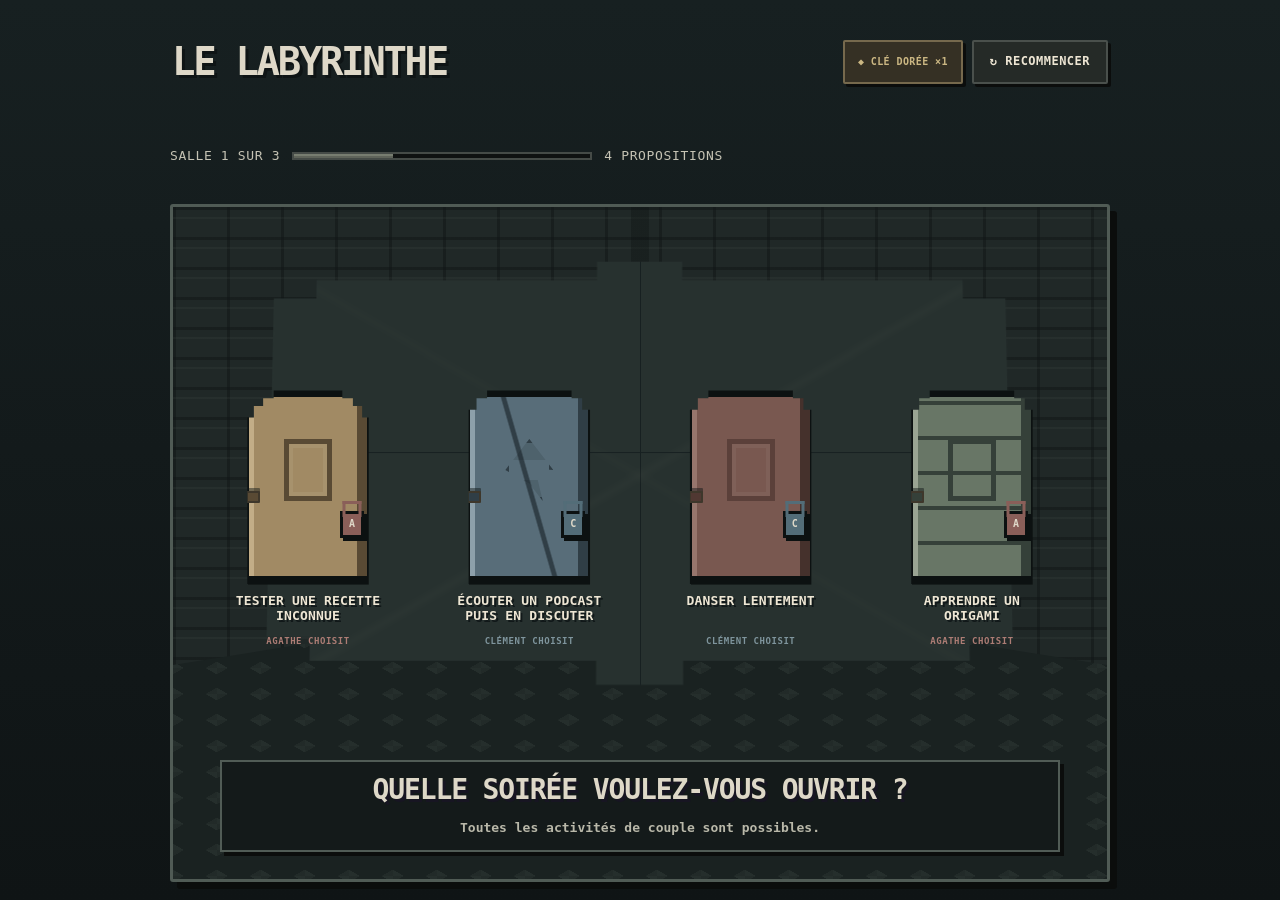
<file: Index.html>
<!doctype html>
<html lang="fr">
<head>
<meta charset="utf-8">
<meta name="viewport" content="width=device-width, initial-scale=1, viewport-fit=cover">
<meta name="theme-color" content="#1f2628">
<title>Le Labyrinthe — ébauche jouable</title>
<style>
:root{--ink:#e9e5db;--muted:#aeb1a9;--deep:#1f2628;--room:#313b3c;--sage:#879681;--slate:#71808a;--ochre:#bd9b62;--terracotta:#ad7968;--line:rgba(233,229,219,.16);--shadow:0 24px 70px rgba(0,0,0,.38)}
*{box-sizing:border-box}html,body{margin:0;min-height:100%;background:radial-gradient(circle at 50% 0,#465151 0,#252d2f 48%,#171d1e 100%);color:var(--ink);font:16px/1.45 ui-sans-serif,system-ui,-apple-system,BlinkMacSystemFont,"Segoe UI",sans-serif}button{font:inherit;color:inherit}button:focus-visible{outline:3px solid var(--ochre);outline-offset:4px}.app{min-height:100svh;padding:clamp(16px,4vw,36px);display:flex;justify-content:center}.shell{width:min(100%,980px);display:grid;gap:18px}.topbar{display:flex;align-items:center;justify-content:space-between;gap:16px}.eyebrow{margin:0 0 4px;text-transform:uppercase;letter-spacing:.18em;font-size:11px;color:var(--ochre)}h1{font:600 clamp(25px,5vw,42px)/1.05 Georgia,serif;margin:0;letter-spacing:-.03em}.restart{min-height:44px;border:1px solid var(--line);background:rgba(24,29,30,.55);border-radius:999px;padding:10px 16px;cursor:pointer;transition:.2s}.restart:hover{background:rgba(255,255,255,.1);transform:translateY(-1px)}.progress{display:flex;align-items:center;gap:12px;color:var(--muted);font-size:13px}.track{height:5px;flex:1;max-width:300px;background:rgba(255,255,255,.12);border-radius:9px;overflow:hidden}.fill{height:100%;width:25%;background:linear-gradient(90deg,var(--sage),var(--ochre));border-radius:inherit;transition:width .5s ease}.stage{position:relative;min-height:560px;display:grid;place-items:end center;overflow:hidden;border:1px solid rgba(255,255,255,.12);border-radius:24px;background:#273032;box-shadow:var(--shadow);isolation:isolate}.stage::before{content:"";position:absolute;inset:0;background:linear-gradient(180deg,rgba(12,16,17,.12),rgba(12,16,17,.4)),radial-gradient(ellipse at 50% 20%,rgba(204,186,141,.17),transparent 45%);z-index:-2}.stage::after{content:"";position:absolute;inset:auto 0 0;height:44%;background:linear-gradient(135deg,rgba(179,157,111,.13),transparent 50%),linear-gradient(315deg,rgba(90,110,105,.18),transparent 45%);clip-path:polygon(0 35%,50% 0,100% 35%,100% 100%,0 100%);z-index:-1}.room{position:absolute;inset:7% 7% 23%;transform:perspective(900px) rotateX(3deg);border:1px solid rgba(235,226,204,.16);background:linear-gradient(135deg,#3c4846,#2b3537 65%);clip-path:polygon(9% 14%,50% 0,91% 14%,91% 83%,50% 100%,9% 83%);box-shadow:inset 0 0 60px rgba(0,0,0,.3)}.room:before,.room:after{content:"";position:absolute;background:rgba(19,25,26,.55)}.room:before{width:1px;height:100%;left:50%;top:0}.room:after{height:1px;width:100%;top:45%;left:0}.ceiling{position:absolute;inset:0;background:linear-gradient(150deg,transparent 49.8%,rgba(255,255,255,.1) 50%,transparent 50.2%),linear-gradient(30deg,transparent 49.8%,rgba(255,255,255,.07) 50%,transparent 50.2%);opacity:.4}.choice-zone{position:absolute;inset:16% 5% 32%;display:grid;grid-template-columns:1fr 1fr;gap:clamp(18px,7vw,80px);align-items:center}.door-wrap{position:relative;display:grid;justify-items:center;gap:12px}.door{position:relative;width:min(30vw,176px);height:min(47vw,255px);min-width:115px;min-height:180px;border:0;cursor:pointer;transform:perspective(650px) rotateY(var(--skew)) translateZ(0);background:linear-gradient(90deg,rgba(0,0,0,.3),rgba(255,255,255,.07) 48%,rgba(0,0,0,.34)),var(--door);box-shadow:inset 0 0 0 5px rgba(20,25,25,.48),inset 0 0 0 9px rgba(236,222,188,.12),12px 18px 28px rgba(0,0,0,.3);transition:transform .35s cubic-bezier(.2,.8,.2,1),filter .25s}.door:before{content:"";position:absolute;inset:18px;border:2px solid rgba(25,30,29,.36);box-shadow:inset 0 0 0 7px rgba(255,255,255,.07)}.door:after{content:"";position:absolute;width:10px;height:10px;border-radius:50%;right:19px;top:53%;background:var(--ochre);box-shadow:0 0 14px var(--ochre)}.door:hover,.door:active{transform:perspective(650px) rotateY(var(--skew)) translateY(-8px) scale(1.025);filter:brightness(1.14)}.door:disabled{cursor:default}.door-a{--door:var(--ochre);--skew:5deg}.door-b{--door:var(--slate);--skew:-5deg}.door-label{margin:0;color:var(--ink);font-weight:650;text-align:center;letter-spacing:.02em}.door-hint{margin:0;color:var(--muted);font-size:12px;text-align:center;max-width:180px}.prompt{position:absolute;left:8%;right:8%;bottom:7%;text-align:center}.prompt h2{margin:0 auto 8px;max-width:680px;font:500 clamp(22px,4vw,34px)/1.16 Georgia,serif}.prompt p{margin:0 auto;color:var(--muted)}.choice-zone.is-leaving .door-wrap:first-child{animation:doorA .65s forwards}.choice-zone.is-leaving .door-wrap:last-child{animation:doorB .65s forwards}.choice-zone.is-entering{animation:roomIn .7s both}@keyframes doorA{to{transform:translateX(-55vw) rotateY(-35deg);opacity:0}}@keyframes doorB{to{transform:translateX(55vw) rotateY(35deg);opacity:0}}@keyframes roomIn{from{opacity:0;transform:scale(1.04)}to{opacity:1;transform:none}}.ending{position:absolute;inset:0;display:grid;place-items:center;padding:28px;text-align:center;background:radial-gradient(circle at 50% 35%,rgba(190,155,98,.22),transparent 40%),rgba(31,38,40,.88);backdrop-filter:blur(3px);animation:roomIn .7s both}.ending-card{max-width:640px}.ending-mark{font-size:42px;color:var(--ochre);margin-bottom:12px}.ending h2{font:500 clamp(30px,6vw,52px)/1.05 Georgia,serif;margin:0 0 14px}.ending p{color:var(--muted);font-size:17px}.ending .restart{margin-top:14px;background:var(--ochre);color:#202525;border-color:transparent;font-weight:700}.sr-only{position:absolute;width:1px;height:1px;padding:0;margin:-1px;overflow:hidden;clip:rect(0,0,0,0);white-space:nowrap;border:0}@media(max-width:600px){.app{padding:18px 14px 22px}.stage{min-height:610px;border-radius:20px}.room{inset:7% 2% 25%}.choice-zone{inset:14% 2% 35%;gap:12px}.door{min-width:120px;min-height:190px}.prompt{bottom:6%;left:5%;right:5%}.topbar{align-items:flex-start}.restart{padding:9px 12px;font-size:14px}}@media(prefers-reduced-motion:reduce){*,*:before,*:after{animation-duration:.01ms!important;transition-duration:.01ms!important}}
 .ending[hidden]{display:none}
/* Pixel-art pass: hard silhouettes, stepped architecture, dusk palette. */
:root{--ink:#f1e4c5;--muted:#b8a995;--deep:#171522;--room:#29243a;--sage:#5e827c;--slate:#31546a;--ochre:#d0a05e;--terracotta:#a95550;--line:#51455b;--shadow:10px 10px 0 rgba(8,8,15,.6)}
html,body{background:#171522;background-image:linear-gradient(90deg,rgba(255,255,255,.018) 1px,transparent 1px),linear-gradient(rgba(255,255,255,.018) 1px,transparent 1px);background-size:8px 8px}
.shell{image-rendering:pixelated}.eyebrow{color:#d0a05e;text-shadow:2px 2px 0 #362841}.restart{border-radius:3px;border:2px solid #80677a;background:#29243a;box-shadow:4px 4px 0 #11101a}.restart:hover{transform:translate(-2px,-2px);box-shadow:6px 6px 0 #11101a}
.track{height:8px;border-radius:0;border:2px solid #51455b;background:#1d1a29}.fill{border-radius:0;background:#d0a05e;box-shadow:inset 0 -2px 0 rgba(0,0,0,.2)}
.stage{border-radius:4px;border:3px solid #6d5871;background:#252039;box-shadow:10px 10px 0 rgba(9,8,15,.65)}.stage::before{background:linear-gradient(180deg,rgba(16,13,29,.05),rgba(12,10,22,.55)),radial-gradient(ellipse at 50% 20%,rgba(208,160,94,.17),transparent 45%)}.stage::after{background:linear-gradient(135deg,rgba(169,85,80,.2),transparent 50%),linear-gradient(315deg,rgba(49,84,106,.25),transparent 45%)}
.room{border:3px solid #6d5871;background:linear-gradient(135deg,#403552,#28233b 65%);box-shadow:inset 0 0 0 5px #211c31,inset 0 0 0 8px rgba(208,160,94,.1);clip-path:polygon(8% 12%,12% 12%,12% 8%,46% 8%,46% 4%,54% 4%,54% 8%,88% 8%,88% 12%,92% 12%,92% 84%,88% 84%,88% 88%,54% 88%,54% 92%,46% 92%,46% 88%,12% 88%,12% 84%,8% 84%)}
.room:before,.room:after{background:#171522}.ceiling{background:linear-gradient(150deg,transparent 49%,rgba(241,228,197,.12) 50%,transparent 51%),linear-gradient(30deg,transparent 49%,rgba(241,228,197,.08) 50%,transparent 51%)}
.choice-zone{gap:clamp(24px,8vw,100px)}.door-wrap{gap:10px}.door{width:min(30vw,180px);height:min(47vw,260px);min-width:118px;min-height:184px;border:4px solid #171522;border-radius:2px;transform:perspective(650px) rotateY(var(--skew));background:var(--door);box-shadow:8px 8px 0 #171522,inset 0 0 0 4px rgba(241,228,197,.12),inset 0 0 0 9px rgba(15,13,25,.35);transition:transform .18s steps(3),filter .18s steps(2)}
.door:before{inset:15px;border:4px solid rgba(23,21,34,.48);box-shadow:inset 0 0 0 5px rgba(241,228,197,.1)}.door:after{width:12px;height:12px;right:15px;top:52%;border-radius:1px;background:#f0c66d;box-shadow:3px 3px 0 #6b3f4c}.door:hover,.door:active{transform:perspective(650px) rotateY(var(--skew)) translate(-3px,-5px);filter:brightness(1.18)}.door-a{--door:#a95550}.door-b{--door:#31546a}.door-label{font-family:monospace;color:#f1e4c5;text-shadow:2px 2px 0 #171522}.door-hint{font-family:monospace;color:#b8a995}.prompt h2,.ending h2{font-family:monospace;font-weight:700;text-shadow:3px 3px 0 #171522}.prompt p,.ending p{font-family:monospace}.ending{background:rgba(23,21,34,.94);border:4px solid #d0a05e;box-shadow:inset 0 0 0 5px #51455b}.ending .restart{background:#d0a05e;color:#171522;border-color:#171522;box-shadow:4px 4px 0 #7b4e4f}.ending-mark{font-family:monospace;color:#f0c66d}
.choice-zone{grid-template-columns:repeat(4,1fr);gap:clamp(8px,2.5vw,28px);inset:14% 4% 32%}.door{width:min(18vw,145px);height:min(35vw,220px);min-width:0;min-height:170px}.door-1{--door:#a95550;clip-path:polygon(12% 0,88% 0,88% 8%,100% 8%,100% 100%,0 100%,0 8%,12% 8%)}.door-2{--door:#31546a;clip-path:polygon(18% 0,82% 0,82% 12%,100% 12%,100% 100%,0 100%,0 12%,18% 12%)}.door-3{--door:#5e827c;clip-path:polygon(0 8%,14% 8%,14% 0,86% 0,86% 8%,100% 8%,100% 100%,0 100%)}.door-4{--door:#b47750;clip-path:polygon(10% 0,90% 0,90% 10%,100% 10%,100% 90%,90% 90%,90% 100%,10% 100%,10% 90%,0 90%,0 10%,10% 10%)}
@media(max-width:600px){.choice-zone{grid-template-columns:repeat(2,1fr);inset:10% 7% 34%;gap:16px}.door{width:min(31vw,150px);height:min(39vw,190px);min-height:150px}.door-hint{font-size:10px;line-height:1.25}}
.door-arch{--door:#6d4d63;border-radius:48% 48% 3px 3px}.door-round{--door:#47706e;border-radius:46% 46% 4px 4px;clip-path:none}.door-stone{--door:#77706b;border-radius:2px;background:repeating-linear-gradient(0deg,transparent 0 28px,rgba(20,18,26,.25) 29px 32px),repeating-linear-gradient(90deg,transparent 0 35px,rgba(241,228,197,.1) 36px 39px),#77706b}.door-metal{--door:#596878;border-radius:2px;background:repeating-linear-gradient(90deg,rgba(241,228,197,.12) 0 3px,transparent 3px 18px),#596878}.door-wood{--door:#855b4b;border-radius:3px;background:repeating-linear-gradient(90deg,rgba(23,21,34,.28) 0 4px,transparent 4px 20px),#855b4b}.door-painted{--door:#d0a05e;border-radius:18px 3px 18px 3px;background:linear-gradient(135deg,#d0a05e 0 42%,#a95550 42% 68%,#31546a 68%)}
.choice-zone{justify-items:center;align-items:center;width:92%;left:4%;right:auto}.door-wrap{min-width:0;width:100%;text-align:center}.door-label{font-size:clamp(11px,1.5vw,15px);line-height:1.15;max-width:100%;overflow-wrap:anywhere}.door-hint{font-size:clamp(9px,1.2vw,12px);line-height:1.2;max-width:150px;min-height:29px}.prompt{z-index:3;min-height:78px;background:rgba(23,21,34,.76);padding:10px 12px;border:2px solid rgba(208,160,94,.32)}.prompt h2{font-size:clamp(17px,3vw,29px);line-height:1.08}.prompt p{font-size:clamp(11px,1.8vw,15px);line-height:1.2}
@media(max-width:600px){.app{padding:12px 10px 18px}.shell{gap:10px}.topbar{gap:8px}.topbar h1{font-size:28px}.stage{min-height:690px}.choice-zone{inset:8% 8% 37%;width:84%;left:8%;gap:14px}.door{width:min(33vw,142px);height:min(34vw,170px);min-height:136px}.door:before{inset:11px;border-width:3px}.door:after{width:9px;height:9px;right:11px}.door-label{font-size:11px;min-height:26px}.door-hint{font-size:9px;min-height:34px;max-width:130px}.prompt{left:4%;right:4%;bottom:4%;min-height:92px;padding:9px 8px}.prompt h2{font-size:19px}.prompt p{font-size:11px}.progress{font-size:11px;gap:7px}}
/* Final art direction — muted pixel diorama */
:root{--ink:#eee6d4;--muted:#b9b8a9;--deep:#182022;--room:#293536;--sage:#7c8a6f;--slate:#607584;--ochre:#c2a578;--terracotta:#a86f5d;--line:#55605c;--pixel-shadow:#101617}
html,body{background:#182022;background-image:linear-gradient(rgba(238,230,212,.018) 1px,transparent 1px),linear-gradient(90deg,rgba(238,230,212,.018) 1px,transparent 1px),radial-gradient(circle at 50% -10%,#394846 0,transparent 48%);background-size:6px 6px,6px 6px,100% 100%;color:var(--ink)}
.app{padding:max(14px,env(safe-area-inset-top)) max(12px,env(safe-area-inset-right)) max(18px,env(safe-area-inset-bottom)) max(12px,env(safe-area-inset-left))}.shell{width:min(100%,940px);gap:14px}.topbar{padding:2px 2px 0}.topbar h1{font-family:ui-monospace,SFMono-Regular,Menlo,monospace;font-size:clamp(25px,4.5vw,39px);letter-spacing:-.06em;text-transform:uppercase;text-shadow:3px 3px 0 #0e1415}.restart{border:2px solid #6d7771;border-radius:2px;background:#283333;color:#eee6d4;box-shadow:4px 4px 0 #0f1516;font-family:ui-monospace,SFMono-Regular,Menlo,monospace;font-size:12px;font-weight:800;text-transform:uppercase;letter-spacing:.04em}.restart:hover{background:#34413f}.progress{font-family:ui-monospace,SFMono-Regular,Menlo,monospace;color:#c5c3b4;text-transform:uppercase;letter-spacing:.05em}.track{height:8px;border:2px solid #55605c;background:#111819}.fill{background:linear-gradient(90deg,#7c8a6f,#c2a578,#a86f5d)}
.stage{min-height:630px;border:3px solid #68736d;border-radius:3px;background:#202b2c;box-shadow:10px 10px 0 #0e1415,0 28px 80px rgba(0,0,0,.35)}.stage::before{background:radial-gradient(ellipse at 50% 18%,rgba(194,165,120,.2),transparent 44%),linear-gradient(180deg,rgba(124,138,111,.08),rgba(12,18,19,.72))}.stage::after{height:48%;background:linear-gradient(135deg,rgba(168,111,93,.18),transparent 48%),linear-gradient(315deg,rgba(96,117,132,.2),transparent 48%);clip-path:polygon(0 26%,50% 0,100% 26%,100% 100%,0 100%)}
.room{inset:5% 4% 25%;border:3px solid #59645f;background:linear-gradient(135deg,#3b4946,#273333 62%);box-shadow:inset 0 0 0 5px #1a2425,inset 0 0 0 8px rgba(238,230,212,.06);clip-path:polygon(7% 12%,12% 12%,12% 8%,45% 8%,45% 4%,55% 4%,55% 8%,88% 8%,88% 12%,93% 12%,93% 84%,88% 84%,88% 89%,55% 89%,55% 94%,45% 94%,45% 89%,12% 89%,12% 84%,7% 84%)}.room:before,.room:after{background:#172021}.ceiling{opacity:.34}
.choice-zone{inset:10% 4% 34%;width:92%;grid-template-columns:repeat(4,minmax(0,1fr));gap:clamp(10px,2.4vw,26px);justify-items:center;align-items:end}.door-wrap{width:100%;gap:9px;align-content:end}.door{--door-color:#7c8a6f;--door-dark:#445048;--door-light:#a6ad95;--skew:0deg;width:min(18vw,148px);height:min(30vw,225px);min-width:0;min-height:174px;border:4px solid #111819;border-radius:0;clip-path:none;background:var(--door-color);box-shadow:7px 7px 0 #0f1516,inset 0 0 0 4px var(--door-dark),inset 0 0 0 8px rgba(238,230,212,.09);transform:translateZ(0);filter:saturate(.78);transition:transform .16s steps(2),filter .16s steps(2),box-shadow .16s steps(2);overflow:hidden}.door:hover,.door:active{transform:translate(-3px,-5px);box-shadow:10px 12px 0 #0f1516;filter:saturate(.95) brightness(1.1)}.door:before{inset:16px;border:3px solid var(--door-dark);box-shadow:inset 0 0 0 4px rgba(238,230,212,.07);background:transparent}.door:after{width:10px;height:10px;right:15px;top:52%;border:2px solid #3e372b;border-radius:1px;background:#d6ba78;box-shadow:2px 2px 0 #111819}.door-number{position:absolute;left:50%;top:12px;transform:translateX(-50%);z-index:2;color:rgba(238,230,212,.42);font:800 10px/1 ui-monospace,SFMono-Regular,Menlo,monospace;letter-spacing:.12em}
.hue-sage{--door-color:#7c8a6f;--door-dark:#465148;--door-light:#aab49b}.hue-slate{--door-color:#607584;--door-dark:#374952;--door-light:#91a3ac}.hue-ochre{--door-color:#c2a578;--door-dark:#6c5a3e;--door-light:#ddca9e}.hue-terra{--door-color:#a86f5d;--door-dark:#613f37;--door-light:#ca9582}
.shape-arch{border-radius:46% 46% 2px 2px}.shape-round{border-radius:28px 28px 2px 2px}.shape-ogive{clip-path:polygon(50% 0,96% 28%,96% 100%,4% 100%,4% 28%)}.shape-slab{clip-path:polygon(8% 0,92% 0,100% 8%,100% 100%,0 100%,0 8%)}.shape-stepped{clip-path:polygon(16% 0,84% 0,84% 7%,94% 7%,94% 15%,100% 15%,100% 100%,0 100%,0 15%,6% 15%,6% 7%,16% 7%)}
.material-wood{background:repeating-linear-gradient(90deg,rgba(17,24,25,.25) 0 3px,transparent 3px 19px),linear-gradient(90deg,var(--door-dark),var(--door-color) 18%,var(--door-light) 52%,var(--door-color) 75%,var(--door-dark))}.material-stone{background:linear-gradient(90deg,transparent 48%,rgba(17,24,25,.2) 49% 52%,transparent 53%),repeating-linear-gradient(0deg,transparent 0 31px,rgba(17,24,25,.26) 32px 35px),var(--door-color)}.material-metal{background:repeating-linear-gradient(90deg,rgba(238,230,212,.1) 0 2px,transparent 2px 15px),linear-gradient(135deg,var(--door-dark),var(--door-light) 49%,var(--door-color) 50%)}.material-plaster{background:linear-gradient(122deg,transparent 0 42%,rgba(238,230,212,.1) 43% 44%,transparent 45%),linear-gradient(35deg,var(--door-dark),var(--door-color) 45%,var(--door-light))}
.state-new{filter:saturate(.82) brightness(1.04)}.state-worn{filter:saturate(.58) contrast(.94)}.state-worn:before{background:linear-gradient(105deg,transparent 0 47%,rgba(17,24,25,.25) 48% 50%,transparent 51%)}.state-cracked{filter:saturate(.62) brightness(.88)}.state-cracked:before{background:linear-gradient(74deg,transparent 0 47%,#202829 48% 50%,transparent 51%),linear-gradient(111deg,transparent 0 61%,#202829 62% 64%,transparent 65%)}.state-overgrown{filter:saturate(.7)}.state-overgrown:before{background:linear-gradient(28deg,rgba(65,84,68,.72) 0 8%,transparent 9% 70%,rgba(87,105,76,.58) 71% 77%,transparent 78%)}
.door-label{max-width:160px;min-height:34px;margin:0 auto;color:#eee6d4;font:800 clamp(10px,1.2vw,13px)/1.16 ui-monospace,SFMono-Regular,Menlo,monospace;text-transform:uppercase;letter-spacing:.015em;text-shadow:2px 2px 0 #111819;overflow-wrap:anywhere}.door-hint{min-height:14px;margin:0 auto;color:#aeb5a9;font:700 9px/1.15 ui-monospace,SFMono-Regular,Menlo,monospace;text-transform:uppercase;letter-spacing:.06em}.prompt{left:5%;right:5%;bottom:4%;min-height:92px;display:grid;align-content:center;padding:12px 16px;border:2px solid #59645f;background:rgba(18,25,26,.9);box-shadow:5px 5px 0 #101617}.prompt h2{font:800 clamp(18px,2.8vw,28px)/1.05 ui-monospace,SFMono-Regular,Menlo,monospace;text-transform:uppercase;letter-spacing:-.04em}.prompt p{margin-top:8px;color:#b9b8a9;font:700 clamp(10px,1.4vw,13px)/1.3 ui-monospace,SFMono-Regular,Menlo,monospace}.ending{background:radial-gradient(circle at 50% 34%,rgba(194,165,120,.18),transparent 34%),rgba(18,25,26,.96);border:4px solid #7c8a6f;box-shadow:inset 0 0 0 5px #283434}.ending-card{padding:26px;max-width:600px}.ending h2{font:900 clamp(28px,5vw,50px)/1.02 ui-monospace,SFMono-Regular,Menlo,monospace;text-transform:uppercase}.ending .restart{background:#c2a578;color:#172021;border-color:#172021}
.choice-zone.is-leaving .door-wrap{animation:doorsOut .55s steps(5) forwards}.choice-zone.is-leaving .door-wrap:nth-child(2){animation-delay:.04s}.choice-zone.is-leaving .door-wrap:nth-child(3){animation-delay:.08s}.choice-zone.is-leaving .door-wrap:nth-child(4){animation-delay:.12s}@keyframes doorsOut{to{transform:translateY(28px);opacity:0;filter:brightness(.4)}}
@media(max-width:600px){.shell{gap:10px}.topbar h1{font-size:25px}.restart{font-size:10px;padding:9px 10px}.progress{font-size:10px}.stage{min-height:700px}.room{inset:4% 2% 27%}.choice-zone{inset:7% 7% 38%;width:86%;grid-template-columns:repeat(2,minmax(0,1fr));gap:12px 18px;align-items:end}.door{width:min(32vw,138px);height:min(34vw,166px);min-height:142px;border-width:3px;box-shadow:5px 5px 0 #0f1516}.door:before{inset:11px;border-width:3px}.door:after{right:10px;width:8px;height:8px}.door-number{top:9px;font-size:8px}.door-label{font-size:10px;min-height:24px;max-width:136px}.door-hint{font-size:8px;min-height:10px}.prompt{left:3%;right:3%;bottom:3%;min-height:106px;padding:10px}.prompt h2{font-size:17px}.prompt p{font-size:10px}.ending-card{padding:18px 8px}}
@media(max-width:380px){.stage{min-height:660px}.choice-zone{inset:7% 5% 39%;width:90%;gap:10px}.door{width:31vw;height:38vw;min-height:132px}.door-label{font-size:9px}.prompt{min-height:100px}}
.travel{position:absolute;inset:0;z-index:8;pointer-events:none;opacity:0;overflow:hidden;background:radial-gradient(ellipse at 50% 54%,transparent 0 8%,rgba(10,15,16,.22) 9% 18%,rgba(10,15,16,.64) 31%,#0a0f10 68%)}.travel:before,.travel:after{content:"";position:absolute;top:0;bottom:0;width:52%;background:#11191a}.travel:before{left:-52%}.travel:after{right:-52%}.travel span{position:absolute;left:50%;top:50%;width:14px;height:14px;transform:translate(-50%,-50%) rotate(45deg);border:3px solid #c2a578;box-shadow:0 0 0 5px rgba(194,165,120,.12),0 0 34px #c2a578;opacity:0}.door.is-selected{z-index:4;filter:brightness(1.28) saturate(1)!important;box-shadow:0 0 0 4px #eee6d4,0 0 0 8px #c2a578,10px 14px 0 #0f1516!important;animation:selectedPulse .28s steps(2) 2}.stage.is-travelling .prompt{animation:promptDrop .35s steps(3) forwards}.stage.is-travelling .room{animation:dungeonRush .9s cubic-bezier(.55,.08,.55,.96) forwards}.stage.is-travelling .travel{animation:travelReveal .9s linear forwards}.stage.is-travelling .travel:before{animation:gateLeft .9s steps(7) forwards}.stage.is-travelling .travel:after{animation:gateRight .9s steps(7) forwards}.stage.is-travelling .travel span{animation:runeFlash .9s steps(4) forwards}.stage[data-level="2"] .room{filter:hue-rotate(10deg) brightness(.92)}.stage[data-level="2"]::before{background:radial-gradient(ellipse at 35% 22%,rgba(96,117,132,.22),transparent 40%),linear-gradient(180deg,rgba(96,117,132,.1),rgba(12,18,19,.75))}.stage[data-level="3"] .room{filter:hue-rotate(-12deg) brightness(.86)}.stage[data-level="3"]::before{background:radial-gradient(ellipse at 68% 18%,rgba(168,111,93,.2),transparent 38%),linear-gradient(180deg,rgba(168,111,93,.08),rgba(12,18,19,.78))}@keyframes selectedPulse{50%{transform:translate(-3px,-7px) scale(1.035)}}@keyframes promptDrop{to{transform:translateY(30px);opacity:0}}@keyframes dungeonRush{0%{transform:perspective(900px) rotateX(3deg) scale(1)}55%{transform:perspective(900px) rotateX(1deg) scale(1.22);filter:brightness(.65)}100%{transform:perspective(900px) rotateX(0) scale(1.8);filter:brightness(.15);opacity:0}}@keyframes travelReveal{0%,20%{opacity:0}42%,82%{opacity:1}100%{opacity:0}}@keyframes gateLeft{0%,36%{left:-52%}70%,88%{left:0}100%{left:-52%}}@keyframes gateRight{0%,36%{right:-52%}70%,88%{right:0}100%{right:-52%}}@keyframes runeFlash{0%,45%{opacity:0;transform:translate(-50%,-50%) rotate(45deg) scale(.4)}66%,84%{opacity:1;transform:translate(-50%,-50%) rotate(225deg) scale(1)}100%{opacity:0;transform:translate(-50%,-50%) rotate(315deg) scale(1.8)}}
@media(prefers-reduced-motion:reduce){.stage.is-travelling .room,.stage.is-travelling .travel,.stage.is-travelling .travel:before,.stage.is-travelling .travel:after,.stage.is-travelling .travel span,.stage.is-travelling .prompt{animation-duration:.01ms!important}}
.stage.is-travelling{animation:stageShake .54s steps(10) both}.stage.is-travelling:after{animation:impactFlash .54s steps(4) both}.stage.is-travelling .prompt{animation-duration:.2s}.stage.is-travelling .room,.stage.is-travelling .travel,.stage.is-travelling .travel:before,.stage.is-travelling .travel:after,.stage.is-travelling .travel span{animation-duration:.54s}.door.is-selected{animation-duration:.12s;animation-iteration-count:2}.choice-zone.is-leaving .door-wrap{animation-duration:.34s}.choice-zone.is-leaving .door-wrap:nth-child(2),.choice-zone.is-leaving .door-wrap:nth-child(3),.choice-zone.is-leaving .door-wrap:nth-child(4){animation-delay:0s}@keyframes stageShake{0%,100%{transform:translate(0)}10%{transform:translate(-5px,2px)}20%{transform:translate(6px,-3px)}30%{transform:translate(-4px,-2px)}40%{transform:translate(4px,3px)}52%{transform:translate(-2px,1px)}66%{transform:translate(2px,-1px)}80%{transform:translate(-1px,0)}}@keyframes impactFlash{0%,18%,100%{filter:none}22%{filter:brightness(1.35) saturate(.7)}34%{filter:brightness(.72)}}
@media(max-width:600px){.stage.is-travelling{animation-name:stageShakeMobile}@keyframes stageShakeMobile{0%,100%{transform:translate(0)}15%{transform:translate(-3px,1px)}30%{transform:translate(3px,-2px)}48%{transform:translate(-2px,1px)}66%{transform:translate(2px,0)}}}
.lock{--lock-color:#607584;position:absolute;z-index:5;right:9px;top:49%;display:grid;place-items:center;width:25px;height:29px;border:3px solid #111819;border-radius:2px;background:var(--lock-color);color:#f3ead8;font:900 10px/1 ui-monospace,SFMono-Regular,Menlo,monospace;box-shadow:3px 3px 0 #111819}.lock:before{content:"";position:absolute;left:50%;top:-13px;width:13px;height:13px;transform:translateX(-50%);border:3px solid var(--lock-color);border-bottom:0;border-radius:8px 8px 0 0;filter:drop-shadow(2px 0 #111819)}.lock-clement .lock{--lock-color:#607f96}.lock-agathe .lock{--lock-color:#b96f68}.lock-clement:after,.lock-agathe:after{display:none}.owner-clement{color:#8faec2}.owner-agathe{color:#d8958d}.door.is-selected .lock{animation:lockTurn .12s steps(2) 2}@keyframes lockTurn{50%{transform:rotate(-12deg) scale(1.12)}}
@media(max-width:600px){.lock{right:7px;width:21px;height:24px;font-size:8px;border-width:2px}.lock:before{top:-10px;width:11px;height:10px;border-width:2px}}
/* Matte palette — no glow, no gloss, no decorative background */
:root{--ink:#ded8c8;--muted:#96978d;--deep:#141716;--room:#252a27;--sage:#6f7868;--slate:#616b70;--ochre:#9d8968;--terracotta:#86665b;--line:#484d49;--pixel-shadow:#0b0d0c}
html,body{background:#141716;background-image:none}.stage{background:#1b1f1d;border-color:#454b47;box-shadow:7px 7px 0 #0b0d0c}.stage::before{background:linear-gradient(#202522,#171a18)}.stage::after{background:#202522;opacity:.72}.room{background:#292e2b;border-color:#454b47;box-shadow:inset 0 0 0 5px #1b1f1d;filter:none!important}.ceiling{opacity:.16}.prompt{background:#181c1a;border-color:#444a46;box-shadow:4px 4px 0 #0b0d0c}.track{border-color:#454b47;background:#0f1211}.fill{background:#777d70}.restart{background:#252a27;border-color:#4a504c;box-shadow:3px 3px 0 #0b0d0c}.ending{background:#151917;border-color:#555c56;box-shadow:inset 0 0 0 4px #232825}.ending .restart{background:#8d8169;color:#171917}.ending-mark{color:#9d8968}
.hue-sage{--door-color:#6f7868;--door-dark:#40463c;--door-light:#858d7c}.hue-slate{--door-color:#616b70;--door-dark:#3c4448;--door-light:#788287}.hue-ochre{--door-color:#9d8968;--door-dark:#5b4f3d;--door-light:#af9a78}.hue-terra{--door-color:#86665b;--door-dark:#513e38;--door-light:#9c776b}.door{filter:none!important;box-shadow:6px 6px 0 #0b0d0c,inset 0 0 0 4px var(--door-dark);transition:transform .12s steps(2),box-shadow .12s steps(2)}.door:hover,.door:active{filter:none!important;transform:translate(-2px,-3px);box-shadow:8px 9px 0 #0b0d0c,inset 0 0 0 4px var(--door-dark)}.material-wood{background:repeating-linear-gradient(90deg,rgba(11,13,12,.22) 0 3px,transparent 3px 19px),var(--door-color)}.material-stone{background:repeating-linear-gradient(0deg,transparent 0 31px,rgba(11,13,12,.23) 32px 35px),var(--door-color)}.material-metal{background:repeating-linear-gradient(90deg,rgba(222,216,200,.06) 0 2px,transparent 2px 15px),var(--door-color)}.material-plaster{background:var(--door-color)}.state-new,.state-worn,.state-cracked,.state-overgrown{filter:none!important}.door.is-selected{filter:none!important;box-shadow:0 0 0 3px #ded8c8,7px 9px 0 #0b0d0c!important}.lock{box-shadow:2px 2px 0 #0b0d0c;color:#ded8c8}.lock:before{filter:none}.lock-clement .lock{--lock-color:#536d78}.lock-agathe .lock{--lock-color:#8a5f59}.owner-clement{color:#7f959d}.owner-agathe{color:#ad7d75}.travel{background:#0e1110}.travel span{border-color:#8d8169;box-shadow:none}.stage.is-travelling:after{animation:none}.stage[data-level="2"]::before,.stage[data-level="3"]::before{background:linear-gradient(#202522,#171a18)}
/* Refined fantasy pixel doors */
.door{width:min(18vw,150px);height:min(31vw,228px);border:0;background:var(--door-color);box-shadow:7px 8px 0 #0a0d0c;image-rendering:pixelated;isolation:isolate;overflow:hidden}.door:before{content:"";position:absolute;z-index:1;inset:11px 10px 9px;border:4px solid var(--door-dark);background:transparent;box-shadow:inset 0 0 0 3px rgba(238,230,212,.11)}.door:after{display:none}.shape-arch{border-radius:0;clip-path:polygon(29% 0,71% 0,71% 3%,80% 3%,80% 7%,87% 7%,87% 12%,93% 12%,93% 19%,97% 19%,97% 100%,3% 100%,3% 19%,7% 19%,7% 12%,13% 12%,13% 7%,20% 7%,20% 3%,29% 3%)}.shape-ogive{border-radius:0;clip-path:polygon(47% 0,53% 0,53% 3%,61% 3%,61% 7%,69% 7%,69% 11%,77% 11%,77% 16%,85% 16%,85% 22%,92% 22%,92% 100%,8% 100%,8% 22%,15% 22%,15% 16%,23% 16%,23% 11%,31% 11%,31% 7%,39% 7%,39% 3%,47% 3%)}.shape-shrine{border-radius:0;clip-path:polygon(17% 0,83% 0,83% 5%,93% 5%,93% 11%,100% 11%,100% 18%,92% 18%,92% 100%,8% 100%,8% 18%,0 18%,0 11%,7% 11%,7% 5%,17% 5%)}.shape-round{border-radius:0;clip-path:polygon(23% 0,77% 0,77% 4%,85% 4%,85% 9%,91% 9%,91% 16%,96% 16%,96% 100%,4% 100%,4% 16%,9% 16%,9% 9%,15% 9%,15% 4%,23% 4%)}.shape-gate{border-radius:0;clip-path:polygon(8% 0,92% 0,92% 5%,100% 5%,100% 100%,0 100%,0 5%,8% 5%)}
.shape-ogive:before{clip-path:polygon(50% 0,100% 19%,100% 100%,0 100%,0 19%)}.shape-shrine:before{inset:19px 13px 10px}.shape-gate:before{background:linear-gradient(90deg,transparent 47%,var(--door-dark) 47% 53%,transparent 53%)}
.door-glyph{position:absolute;z-index:3;left:50%;top:31%;width:38px;height:38px;transform:translateX(-50%);border:3px solid var(--door-light);background:var(--door-dark);clip-path:polygon(50% 0,100% 50%,50% 100%,0 50%);opacity:.72}.door-glyph i{position:absolute;display:block;width:5px;height:5px;background:var(--door-light)}.door-glyph i:nth-child(1){left:16px;top:8px}.door-glyph i:nth-child(2){left:9px;top:16px}.door-glyph i:nth-child(3){right:9px;top:16px}.material-stone .door-glyph{border-radius:50%;clip-path:none}.material-metal .door-glyph{clip-path:polygon(20% 0,80% 0,100% 20%,100% 80%,80% 100%,20% 100%,0 80%,0 20%)}.material-wood .door-glyph{transform:translateX(-50%) rotate(45deg)}.material-wood .door-glyph i{transform:rotate(-45deg)}
.state-worn .door-glyph{opacity:.45}.state-cracked .door-glyph{clip-path:polygon(50% 0,100% 50%,62% 48%,78% 100%,50% 72%,0 50%)}.state-overgrown .door-glyph{border-color:#7f8d72}.door-number{top:13%;font-size:9px;color:var(--door-light);opacity:.55}.lock{right:13px;top:61%;z-index:6}.door:hover,.door:active{transform:translate(-2px,-4px);box-shadow:9px 12px 0 #0a0d0c}.door.is-selected{box-shadow:0 0 0 3px #d8d0bf,8px 11px 0 #0a0d0c!important}
.hue-sage{--door-color:#687666;--door-dark:#354039;--door-light:#9aa493}.hue-slate{--door-color:#586d79;--door-dark:#303e46;--door-light:#8da0aa}.hue-ochre{--door-color:#a18a64;--door-dark:#594a34;--door-light:#c2ad87}.hue-terra{--door-color:#8e665d;--door-dark:#503832;--door-light:#b28a7f}
@media(max-width:600px){.door{width:min(33vw,142px);height:min(37vw,180px);min-height:148px}.door:before{inset:9px 8px 8px;border-width:3px}.door-glyph{top:29%;width:30px;height:30px;border-width:2px}.door-glyph i{width:4px;height:4px}.door-glyph i:nth-child(1){left:12px;top:6px}.door-glyph i:nth-child(2){left:7px;top:12px}.door-glyph i:nth-child(3){right:7px;top:12px}.lock{right:9px;top:60%}.door-number{top:12%}}
.door-number{display:none!important}.porthole{position:absolute;z-index:4;left:50%;top:25%;width:58px;height:58px;transform:translateX(-50%);border:6px solid var(--door-dark);border-radius:50%;background:#283437;box-shadow:inset 0 0 0 4px #111819,0 0 0 3px var(--door-light)}.porthole:before{content:"";position:absolute;inset:9px;border-radius:50%;background:linear-gradient(145deg,#40545a 0 42%,#29383c 43% 100%);border:2px solid #131a1b}.porthole:after{content:"";position:absolute;left:-5px;right:-5px;top:50%;height:4px;transform:translateY(-50%);background:linear-gradient(90deg,var(--door-light) 0 5px,transparent 5px calc(100% - 5px),var(--door-light) calc(100% - 5px))}.porthole i{position:absolute;z-index:2;left:50%;top:-5px;width:4px;height:4px;transform:translateX(-50%);background:#c0b69f;box-shadow:0 59px 0 #c0b69f,-29px 29px 0 #c0b69f,29px 29px 0 #c0b69f}.has-porthole .lock{top:64%}
@media(max-width:600px){.porthole{top:23%;width:46px;height:46px;border-width:5px}.porthole:before{inset:7px}.porthole i{box-shadow:0 47px 0 #c0b69f,-24px 24px 0 #c0b69f,24px 24px 0 #c0b69f}.has-porthole .lock{top:64%}}
/* Stone dungeon background */
html,body{background:#101617;background-image:linear-gradient(180deg,#172021 0,#0f1415 100%)}.stage{background-color:#202827;background-image:linear-gradient(rgba(15,20,21,.48) 3px,transparent 3px),linear-gradient(90deg,rgba(15,20,21,.48) 3px,transparent 3px);background-size:54px 30px;border-color:#505b55}.stage::before{background:linear-gradient(90deg,transparent 0 49%,rgba(8,12,12,.28) 49% 51%,transparent 51%),repeating-linear-gradient(0deg,rgba(114,126,116,.08) 0 2px,transparent 2px 30px);opacity:1}.stage::after{height:43%;background-color:#1a2221;background-image:linear-gradient(30deg,rgba(89,101,94,.18) 12%,transparent 12.5%,transparent 87%,rgba(89,101,94,.18) 87.5%),linear-gradient(150deg,rgba(89,101,94,.12) 12%,transparent 12.5%,transparent 87%,rgba(89,101,94,.12) 87.5%);background-size:44px 26px;opacity:1}.room{background:#27312f;border-color:#59635d}.prompt{background:#141a1a;border-color:#515c56}
/* Pixel fire for sexual challenges */
.is-on-fire{--ember:#bd553f;--flame:#df8b45;--hot:#e2bd68;background-color:#493934!important}.is-on-fire:before{border-color:#342b28;box-shadow:inset 0 0 0 3px rgba(45,27,23,.42)}.flames{position:absolute;z-index:5;inset:0;pointer-events:none;overflow:hidden}.flames i{position:absolute;bottom:-4px;width:22%;height:42%;background:var(--flame);clip-path:polygon(0 100%,7% 61%,23% 70%,32% 20%,48% 48%,64% 0,76% 58%,93% 43%,100% 100%);transform-origin:50% 100%;animation:pixelFlame .42s steps(3) infinite alternate}.flames i:after{content:"";position:absolute;left:28%;right:20%;bottom:0;height:60%;background:var(--hot);clip-path:polygon(0 100%,18% 42%,42% 61%,62% 0,100% 100%)}.flames i:nth-child(1){left:-3%;height:32%;animation-delay:-.1s}.flames i:nth-child(2){left:18%;height:48%;animation-delay:-.28s}.flames i:nth-child(3){left:40%;height:37%;animation-delay:-.16s}.flames i:nth-child(4){left:61%;height:52%;animation-delay:-.35s}.flames i:nth-child(5){right:-3%;height:34%;animation-delay:-.22s}.is-on-fire .door-glyph{border-color:#9f6745;background:#332925}.is-on-fire .lock{z-index:8}@keyframes pixelFlame{0%{transform:translateY(3px) scaleX(.9);filter:none}100%{transform:translateY(-5px) scaleX(1.08);filter:none}}
@media(max-width:600px){.stage{background-size:42px 26px}.flames i{height:36%}}
@media(prefers-reduced-motion:reduce){.flames i{animation:none}}
/* Sprite-door pass: simple silhouettes, hard pixels, limited ramps */
.door{--px:#0c1111;width:min(17vw,132px);height:min(27vw,194px);min-height:168px;border:0;border-radius:0;background:var(--px)!important;box-shadow:6px 7px 0 #080b0b!important;clip-path:none;overflow:hidden;image-rendering:pixelated;filter:none!important}.door:before{content:"";display:block;position:absolute;z-index:1;inset:7px 7px 8px;border:0;background:var(--door-color);box-shadow:inset -10px 0 0 var(--door-dark),inset 5px 0 0 var(--door-light)}.door:after{content:"";display:block!important;position:absolute;z-index:4;left:4px;right:4px;bottom:4px;height:8px;background:var(--door-dark);box-shadow:0 -3px 0 rgba(12,17,17,.45)}
.shape-gate{clip-path:polygon(0 0,100% 0,100% 100%,0 100%)}.shape-arch{clip-path:polygon(24% 0,76% 0,76% 4%,84% 4%,84% 8%,91% 8%,91% 14%,96% 14%,96% 100%,4% 100%,4% 14%,9% 14%,9% 8%,16% 8%,16% 4%,24% 4%)}.shape-round{clip-path:polygon(18% 0,82% 0,82% 4%,90% 4%,90% 10%,96% 10%,96% 100%,4% 100%,4% 10%,10% 10%,10% 4%,18% 4%)}.shape-ogive{clip-path:polygon(46% 0,54% 0,54% 4%,64% 4%,64% 8%,74% 8%,74% 13%,84% 13%,84% 19%,94% 19%,94% 100%,6% 100%,6% 19%,16% 19%,16% 13%,26% 13%,26% 8%,36% 8%,36% 4%,46% 4%)}.shape-shrine{clip-path:polygon(14% 0,86% 0,86% 5%,96% 5%,96% 10%,100% 10%,100% 17%,93% 17%,93% 100%,7% 100%,7% 17%,0 17%,0 10%,4% 10%,4% 5%,14% 5%)}
.shape-arch:before,.shape-round:before,.shape-ogive:before,.shape-shrine:before,.shape-gate:before{clip-path:none;inset:7px 7px 8px}.material-wood:before{background:repeating-linear-gradient(90deg,var(--door-color) 0 17px,var(--door-dark) 17px 20px)}.material-stone:before{background:repeating-linear-gradient(0deg,var(--door-color) 0 31px,var(--door-dark) 31px 35px)}.material-metal:before{background:repeating-linear-gradient(90deg,var(--door-light) 0 4px,var(--door-color) 4px 22px,var(--door-dark) 22px 25px)}.material-plaster:before{background:var(--door-color);box-shadow:inset -10px 0 0 var(--door-dark),inset 5px 0 0 var(--door-light)}
.door-glyph{z-index:3;top:25%;width:48px;height:62px;border:0;border-radius:0;clip-path:none;background:transparent;opacity:1;transform:translateX(-50%);box-shadow:inset 0 0 0 5px var(--door-dark),inset 0 0 0 9px rgba(222,216,200,.09)}.door-glyph i{display:none}.material-wood .door-glyph{transform:translateX(-50%);box-shadow:inset 0 0 0 4px var(--door-dark),inset 0 21px 0 rgba(12,17,17,.12),inset 0 -21px 0 rgba(12,17,17,.12)}.material-stone .door-glyph{border-radius:0;box-shadow:inset 0 0 0 5px var(--door-dark)}.material-metal .door-glyph{clip-path:none;box-shadow:inset 0 0 0 4px var(--door-dark),inset 0 10px 0 rgba(222,216,200,.11),inset 0 -10px 0 rgba(12,17,17,.16)}
.state-worn:before{opacity:.84}.state-worn .door-glyph{opacity:.72}.state-cracked:before{background-color:var(--door-color);background-image:linear-gradient(74deg,transparent 0 48%,var(--door-dark) 49% 51%,transparent 52%)}.state-overgrown:before{background-color:var(--door-color);background-image:linear-gradient(34deg,#586a54 0 9%,transparent 10% 74%,#64755d 75% 83%,transparent 84%)}
.porthole{z-index:5;top:23%;width:54px;height:54px;border:6px solid var(--door-dark);background:#1e292c;box-shadow:0 0 0 4px var(--door-light),0 0 0 7px var(--door-dark)}.porthole:before{inset:8px;background:#35474c;border:3px solid #111718}.porthole:after{display:none}.porthole i{background:#a69d8a;box-shadow:0 55px 0 #a69d8a,-28px 28px 0 #a69d8a,28px 28px 0 #a69d8a}.lock{right:10px;top:62%;width:24px;height:27px;border:3px solid var(--px);box-shadow:3px 3px 0 var(--px);border-radius:0}.lock:before{border-radius:0}.flames{z-index:6}.is-on-fire{background:var(--px)!important}.is-on-fire:before{background-color:#604438!important;box-shadow:inset -10px 0 0 #382a26,inset 5px 0 0 #8d6250}.is-on-fire .door-glyph{box-shadow:inset 0 0 0 5px #352824,inset 0 0 0 9px rgba(222,139,69,.12)}
.door:hover,.door:active{transform:translate(-2px,-3px);box-shadow:8px 10px 0 #080b0b!important}.door.is-selected{box-shadow:0 0 0 4px #d8d0bf,7px 10px 0 #080b0b!important}
@media(max-width:600px){.door{width:min(31vw,126px);height:min(36vw,172px);min-height:142px}.door:before{inset:6px 6px 7px}.door-glyph{top:24%;width:40px;height:50px}.porthole{top:22%;width:44px;height:44px;border-width:5px;box-shadow:0 0 0 3px var(--door-light),0 0 0 6px var(--door-dark)}.porthole:before{inset:6px;border-width:2px}.porthole i{box-shadow:0 45px 0 #a69d8a,-23px 23px 0 #a69d8a,23px 23px 0 #a69d8a}.lock{right:7px;top:62%;width:21px;height:24px}}
.top-actions{display:flex;align-items:center;gap:9px}.golden-key{min-height:44px;padding:9px 13px;border:2px solid #76694d;border-radius:2px;background:#353024;color:#cbb783;box-shadow:3px 3px 0 #0b0d0c;font:800 10px/1 ui-monospace,SFMono-Regular,Menlo,monospace;text-transform:uppercase;letter-spacing:.04em;cursor:pointer}.golden-key:active:not(:disabled){transform:translate(2px,2px);box-shadow:1px 1px 0 #0b0d0c}.golden-key:disabled{opacity:.45;cursor:default}.stage.key-reroll{animation:keyReroll .22s steps(4)}@keyframes keyReroll{25%{transform:translateX(-3px)}50%{transform:translateX(3px)}75%{transform:translateX(-2px)}}
.rare-mark{position:absolute;z-index:9;left:9px;top:10px;display:grid;place-items:center;width:23px;height:23px;background:#a98a4f;color:#18150f;border:3px solid #0b0d0c;font:900 12px/1 ui-monospace,SFMono-Regular,Menlo,monospace}.rare-multi:before{background:linear-gradient(90deg,#657561 0 47%,#8a655a 47% 53%,#8d7a5d 53% 100%)!important}.rare-hardcore{--door-color:#5f3734;--door-dark:#2a1c1b;--door-light:#9b584c}.rare-hardcore .rare-mark{background:#9d463c;color:#ead5c2}.rare-multi .rare-mark{background:#aa915d}.is-rare{box-shadow:0 0 0 3px #8f7b54,7px 8px 0 #080b0b!important}
.choice-zone.is-leaving .door-wrap{animation:none!important}.choice-zone.is-leaving .door-wrap.is-kept{animation:keptDoor .48s steps(4) forwards!important}.choice-zone.is-leaving .door-wrap.is-eliminated{animation:fadeDebris .48s steps(4) forwards!important}.is-eliminated .material-wood{animation:woodBreak .46s steps(5) forwards}.is-eliminated .material-stone{animation:stoneFall .46s steps(5) forwards}.is-eliminated .material-metal{animation:metalSlam .42s steps(4) forwards}.is-eliminated .material-plaster{animation:plasterDust .46s steps(5) forwards}.is-eliminated .is-on-fire{animation:burnOut .46s steps(5) forwards}@keyframes keptDoor{50%{transform:translateY(-6px)}100%{transform:translateY(4px);opacity:0}}@keyframes fadeDebris{70%{opacity:1}100%{opacity:0}}@keyframes woodBreak{35%{transform:rotate(-3deg) translateY(5px)}65%{transform:rotate(5deg) translateY(18px)}100%{transform:rotate(-8deg) translateY(70px);opacity:0}}@keyframes stoneFall{30%{transform:translateY(5px)}55%{transform:translateY(18px) scaleX(.98)}100%{transform:translateY(80px) scaleX(.9);opacity:0}}@keyframes metalSlam{35%{transform:scaleX(.82)}65%{transform:scaleX(.38)}100%{transform:scaleX(.05);opacity:0}}@keyframes plasterDust{30%{filter:contrast(.8)}65%{transform:translateY(14px);filter:opacity(.6)}100%{transform:translateY(52px);opacity:0}}@keyframes burnOut{30%{filter:brightness(1.15)}70%{transform:scale(.9);filter:brightness(.55)}100%{transform:scale(.7) translateY(25px);opacity:0}}
@media(max-width:600px){.top-actions{gap:6px}.golden-key{max-width:104px;padding:8px 7px;font-size:8px;line-height:1.1}.rare-mark{left:6px;top:7px;width:19px;height:19px;border-width:2px;font-size:10px}}
@media(prefers-reduced-motion:reduce){.is-eliminated .door,.choice-zone.is-leaving .door-wrap{animation-duration:.01ms!important}}
</style>
</head>
<body>
<main class="app"><div class="shell">
  <header class="topbar"><div><h1>Le Labyrinthe</h1></div><div class="top-actions"><button class="golden-key" id="goldenKey" type="button" aria-label="Utiliser la clé dorée pour changer les nouvelles portes">◆ Clé dorée ×1</button><button class="restart" id="restart" type="button">↻ Recommencer</button></div></header>
  <div class="progress" aria-label="Progression"><span id="stepText">Salle 1 sur 4</span><div class="track"><div class="fill" id="fill"></div></div><span id="pathText">0 choix</span></div>
  <section class="stage" aria-live="polite" aria-atomic="true">
    <div class="room" aria-hidden="true"><div class="ceiling"></div></div>
    <div class="travel" aria-hidden="true"><span></span></div>
    <div class="choice-zone" id="choiceZone"></div>
    <div class="prompt"><h2 id="prompt">Quelle lumière vous attire ?</h2><p id="subPrompt">Le labyrinthe se souviendra de chaque porte.</p></div>
    <div class="ending" id="ending" hidden><div class="ending-card"><div class="ending-mark">✦</div><p class="eyebrow">Le chemin est tracé</p><h2 id="endingTitle"></h2><p id="endingCopy"></p><button class="restart" type="button">↻ Rejouer le labyrinthe</button></div></div>
  </section>
</div></main>
<script>
(() => {
  let scenes;
  /* Les catalogues sont déclarés juste après, puis assemblés ici. */
  function buildScenes(){ return [
    {prompt:'Quelle soirée voulez-vous ouvrir ?',sub:'Toutes les activités de couple sont possibles.',pool:asChoices(coupleActivities,'activity')},
    {prompt:'Quel univers voulez-vous partager ?',sub:'Le catalogue INFUSE devient une porte du labyrinthe.',pool:asChoices(infuseTitles,'film')},
    {prompt:'Quelle envie voulez-vous explorer ?',sub:'Les propositions intimes restent toujours mutuelles et réversibles.',pool:asChoices(sexualAssemblages,'sex')}
  ]; }
  const doorShapes=['shape-arch','shape-ogive','shape-shrine','shape-round','shape-gate'];
  const doorMaterials=['material-wood','material-stone','material-metal','material-plaster'];
  const doorStates=['state-new','state-worn','state-cracked','state-overgrown'];
  const doorHues=['hue-sage','hue-slate','hue-ochre','hue-terra'];
  const coupleActivities=[
    'Balade en ville','Balade au parc','Balade en forêt','Aquarelle à deux','Jeu vidéo en coop','Jeu de société','Blind test musical','Pâtisserie à deux','Séance photo improvisée','Cuisiner un repas',
    'Préparer un apéro','Créer une playlist','Massage à tour de rôle','Danser lentement','Jeu de questions','Bain ou douche à deux','Dîner surprise','Construire un fort de couvertures','Écrire un mot doux','Choisir une prochaine sortie',
    'Préparer un brunch maison','Organiser un pique-nique','Tester une recette inconnue','Inventer deux cocktails','Préparer un dîner autour d’un pays','Faire une dégustation à l’aveugle','Terminer un puzzle ensemble','Créer un escape game maison','Faire un quiz sur votre couple','Organiser un karaoké',
    'Faire un tournoi de cartes','Construire quelque chose en briques','Apprendre un origami','Peindre le portrait de l’autre','Planter des herbes aromatiques','Redécorer un coin de la maison','Créer un album avec vos photos','Préparer une capsule temporelle','Imaginer trois futurs voyages','Regarder le coucher du soleil',
    'Voir le lever du soleil avec un café','Faire une promenade nocturne','Découvrir un marché local','Chiner dans une brocante','Visiter un musée','Aller au cinéma','Organiser un concert dans le salon','Écouter un podcast puis en discuter','Lire une histoire à voix haute','Écrire une histoire à deux',
    'Faire un défi photo dans le quartier','Faire une séance de yoga','Faire des étirements en duo','Organiser un mini entraînement','Apprendre une chorégraphie','Créer un spa à la maison','Faire un soin du visage à deux','Se coiffer mutuellement','Passer une soirée sans écrans','Préparer une surprise avec 10 euros'
  ];
  const sexualAssemblages=[
    'Envoyer une nude privée','Essayer le pegging','Préparer une séance BDSM','Une heure guidée — abricot','Baiser l’autre','Faire une fellation','Recevoir une faciale','Se faire fesser','Avaler','Faire un cunnilingus',
    'Essayer l’anal lick','Prendre en levrette','Faire un massage érotique','Se masturber mutuellement','Choisir le sextoy','Dominer l’autre — abricot','Se toucher ensemble','Filmer un défi privé et consenti','Utiliser deux jouets','Faire un strip-tease',
    'Faire un massage à l’huile','Jouer avec les yeux bandés','Jouer avec un glaçon','Jouer avec une plume','Laisser l’autre choisir le sextoy','Utiliser un vibromasseur','Essayer un anneau vibrant','Se masturber face à face','Faire un 69','Faire l’amour très lentement',
    'Faire un quickie','Faire l’amour debout','Essayer la position des cuillères','Elle prend le contrôle au-dessus','Essayer la position inversée','Le faire contre un mur','Le faire sous la douche','Le faire sur une table','Inventer un jeu de rôles','Faire du dirty talk',
    'Donner cinq compliments érotiques','Pratiquer l’edging','Jouer avec le contrôle de l’orgasme','Utiliser seulement les mains','Utiliser seulement la bouche','Jouer sans pénétration','Guider la main de l’autre','Partager un fantasme','Choisir ensemble une vidéo adulte','Regarder un film érotique',
    'Écrire un sexting à l’autre','Faire une photo intime privée','Essayer une contrainte légère','Faire de l’impact play léger','Jouer un rôle dominant','Jouer un rôle soumis','Créer un défi avec le mot abricot','Tester une nouvelle position','Choisir trois zones à explorer','Terminer par un moment d’aftercare'
  ];
  const hardcoreChallenges=[
    'Montrer sa bite','La sodomiser','Violence consentie — abricot','Faciale filmée en privé','Montrer ses seins','Montrer sa chatte','Lui démonter la prostate','L’insulter pendant l’acte',
    'Se toucher face à face','Visiter un club échangiste','Acheter un sextoy puissant','Préparer une séance BDSM complète','Filmer un défi hardcore privé','Golden shower consenti','Impact play intense — abricot','Utiliser deux jouets simultanément','Domination extrême — abricot'
  ];
  const infuseTitles=['Animals','Fall 2 Deadpoint','Onslaught','Pretty Guardian Sailor Moon Eternal - Le film - Partie 1','Strung','Short Peace','The Uprising','Pretty Guardian Sailor Moon Eternal - Le film - Partie 2','Hellfire','It Ends','Aang','Mobile Suit Gundam: Iron-Blooded','Camp Miasma','The Whisper Man','Saccharine','The Wild Robot','The Super Mario Galaxy Movie','Scream 7','The Secret Agent','The Wizard of the Kremlin','The Boy and the Heron','Hokum','Persepolis','Nausicaä of the Valley of the Wind','The Ugly Stepsister','Mars Express','Children of Men','Spider-Man: Into the Spider-Verse','Spider-Man: Across the Spider-Verse','Death of a Unicorn','Pillion','Opus','Mr. Nobody Against Putin','Eddington','The Lord of the Rings: The War of the Rohirrim','The Green Knight','Him','Tár','The Lighthouse',"Dandelion's Odyssey",'The Mandalorian and Grogu','Evil Dead Burn','The Death of Robin Hood','Forbidden Fruits','Akira','Perfect Blue','Saltburn','WALL-E','Ghost in the Shell','Paprika','Marcel the Shell with Shoes On','The Fall','Colony','Fantastic Mr. Fox',"Don't Worry Darling",'Her Private Hell','Black Box','Toy Story 5','Mutiny','Batman: Knightfall Part 1: Knightfall','Undertone','Genocidal Organ','Primal [Série]','Common Side Effects [Série]','Pantheon [Série]','Scavengers Reign [Série]','Chernobyl [Série]','The Ghost in the Shell [Série]','Below [Série]'];
  const asChoices=(items,kind)=>items.map(item=>[item,kind==='film'?'Choisir ce film ou cette série pour votre soirée.':kind==='sex'?'À faire uniquement si vous en avez tous les deux envie, avec possibilité de ralentir ou d’arrêter.':'Une activité à réaliser ensemble.',kind]);
  scenes=buildScenes();
  let index=0, path=[], carried=null, carriedStyle=null, carriedOwner=null, goldenUsed=false;
  const $=id=>document.getElementById(id), zone=$('choiceZone'), ending=$('ending'), stage=document.querySelector('.stage'), goldenKey=$('goldenKey');
  const getSeen=()=>{try{return JSON.parse(localStorage.getItem('labyrinthe-seen')||'[]')}catch{return []}};
  const remember=title=>{try{const seen=[title,...getSeen().filter(item=>item!==title)].slice(0,48);localStorage.setItem('labyrinthe-seen',JSON.stringify(seen))}catch{}};
  const freshFirst=pool=>{const seen=new Set(getSeen());return [...shuffle(pool.filter(item=>!seen.has(item[0]))),...shuffle(pool.filter(item=>seen.has(item[0])))]};
  function makeRareChoice(){if(Math.random()<.5){const first=pick(coupleActivities);let second=pick(coupleActivities);while(second===first)second=pick(coupleActivities);return [`${first} + ${second}`,'Porte rare : deux activités à réaliser ensemble.','rare-multi']}return [pick(hardcoreChallenges),'Porte rare HARDCORE — consentement explicite et mot d’arrêt abricot.','rare-hard']}
  function render(){
    const s=scenes[index]; $('prompt').textContent=s.prompt; $('subPrompt').textContent=s.sub;
    stage.dataset.level=index+1; stage.classList.remove('is-travelling');
    $('stepText').textContent=`Salle ${index+1} sur ${scenes.length}`; $('pathText').textContent=`${4-index} proposition${4-index>1?'s':''}`; $('fill').style.width=`${((index+1)/scenes.length)*100}%`;
    zone.className='choice-zone is-entering'; zone.innerHTML='';
    const doorCount=4-index;const needed=doorCount-(carried?1:0);const available=freshFirst(s.pool.filter(item=>item!==carried));const newcomers=available.slice(0,needed);if(Math.random()<.12&&newcomers.length)newcomers[Math.floor(Math.random()*newcomers.length)]=makeRareChoice();const incoming=carried?[carried,...newcomers]:newcomers;
    incoming.forEach(choice=>{remember(choice[0]);const wrap=document.createElement('div');wrap.className='door-wrap'; const btn=document.createElement('button');const preserved=choice===carried&&carriedStyle;const style=preserved?carriedStyle:makeDoorStyle(choice);const owner=preserved&&carriedOwner?carriedOwner:pick(['clement','agathe']);const ownerName=owner==='clement'?'Clément':'Agathe';const isFilm=choice[2]==='film';const isSex=choice[2]==='sex'||choice[2]==='rare-hard';const isRare=choice[2]?.startsWith('rare-');btn.className=`door ${style} lock-${owner}${isFilm?' has-porthole':''}${isSex?' is-on-fire':''}${isRare?' is-rare':''}`;btn.type='button';btn.setAttribute('aria-label',`${choice[0]} — serrure de ${ownerName}`);btn.innerHTML=`${isRare?'<span class="rare-mark" aria-hidden="true">✦</span>':''}${isSex?'<span class="flames" aria-hidden="true"><i></i><i></i><i></i><i></i><i></i></span>':''}${isFilm?'<span class="porthole" aria-hidden="true"><i></i></span>':'<span class="door-glyph" aria-hidden="true"><i></i><i></i><i></i></span>'}<span class="lock" aria-hidden="true">${owner==='clement'?'C':'A'}</span><span class="sr-only">${choice[0]}</span>`; const label=document.createElement('p');label.className='door-label';label.textContent=choice[0]; const hint=document.createElement('p');hint.className=`door-hint owner-${owner}`;hint.textContent=isRare?(choice[2]==='rare-hard'?'RARE · HARDCORE':'RARE · DOUBLE ACTIVITÉ'):`${ownerName} choisit`; wrap.append(btn,label,hint); btn.addEventListener('click',()=>choose(choice,style,owner)); zone.append(wrap)});
  }
  function shuffle(items){return [...items].sort(()=>Math.random()-.5)}
  function pick(items){return items[Math.floor(Math.random()*items.length)]}
  function makeDoorStyle(choice){const rare=choice?.[2]==='rare-hard'?' rare-hardcore':choice?.[2]==='rare-multi'?' rare-multi':'';return `${pick(doorShapes)} ${pick(doorMaterials)} ${pick(doorStates)} ${pick(doorHues)}${rare}`}
  function choose(choice,style,owner){ if(zone.classList.contains('is-leaving'))return; carried=choice; carriedStyle=style; carriedOwner=owner; path.push(choice[0]); zone.classList.remove('is-entering'); zone.classList.add('is-leaving'); zone.querySelectorAll('button').forEach(b=>b.disabled=true); const selected=[...zone.querySelectorAll('.door')].find(b=>b.getAttribute('aria-label')?.startsWith(choice[0])); zone.querySelectorAll('.door-wrap').forEach(wrap=>wrap.classList.add(wrap.contains(selected)?'is-kept':'is-eliminated')); if(selected)selected.classList.add('is-selected'); stage.classList.add('is-travelling'); setTimeout(()=>{index++; if(index<scenes.length)render(); else finish()},540) }
  function finish(){ $('stepText').textContent='Choix final'; $('pathText').textContent='1 proposition'; $('fill').style.width='100%'; $('endingTitle').textContent=carried?carried[0]:'Votre activité de couple'; $('endingCopy').textContent=''; ending.hidden=false }
  function restart(){index=0;path=[];carried=null;carriedStyle=null;carriedOwner=null;goldenUsed=false;goldenKey.disabled=false;goldenKey.textContent='◆ Clé dorée ×1';ending.hidden=true;render()} goldenKey.addEventListener('click',()=>{if(goldenUsed||zone.classList.contains('is-leaving')||!ending.hidden)return;goldenUsed=true;goldenKey.disabled=true;goldenKey.textContent='◆ Clé utilisée';stage.classList.add('key-reroll');setTimeout(()=>{stage.classList.remove('key-reroll');render()},220)}); document.querySelectorAll('.restart').forEach(b=>b.addEventListener('click',restart)); render();
})();
</script>
</body>
</html>
</file>
